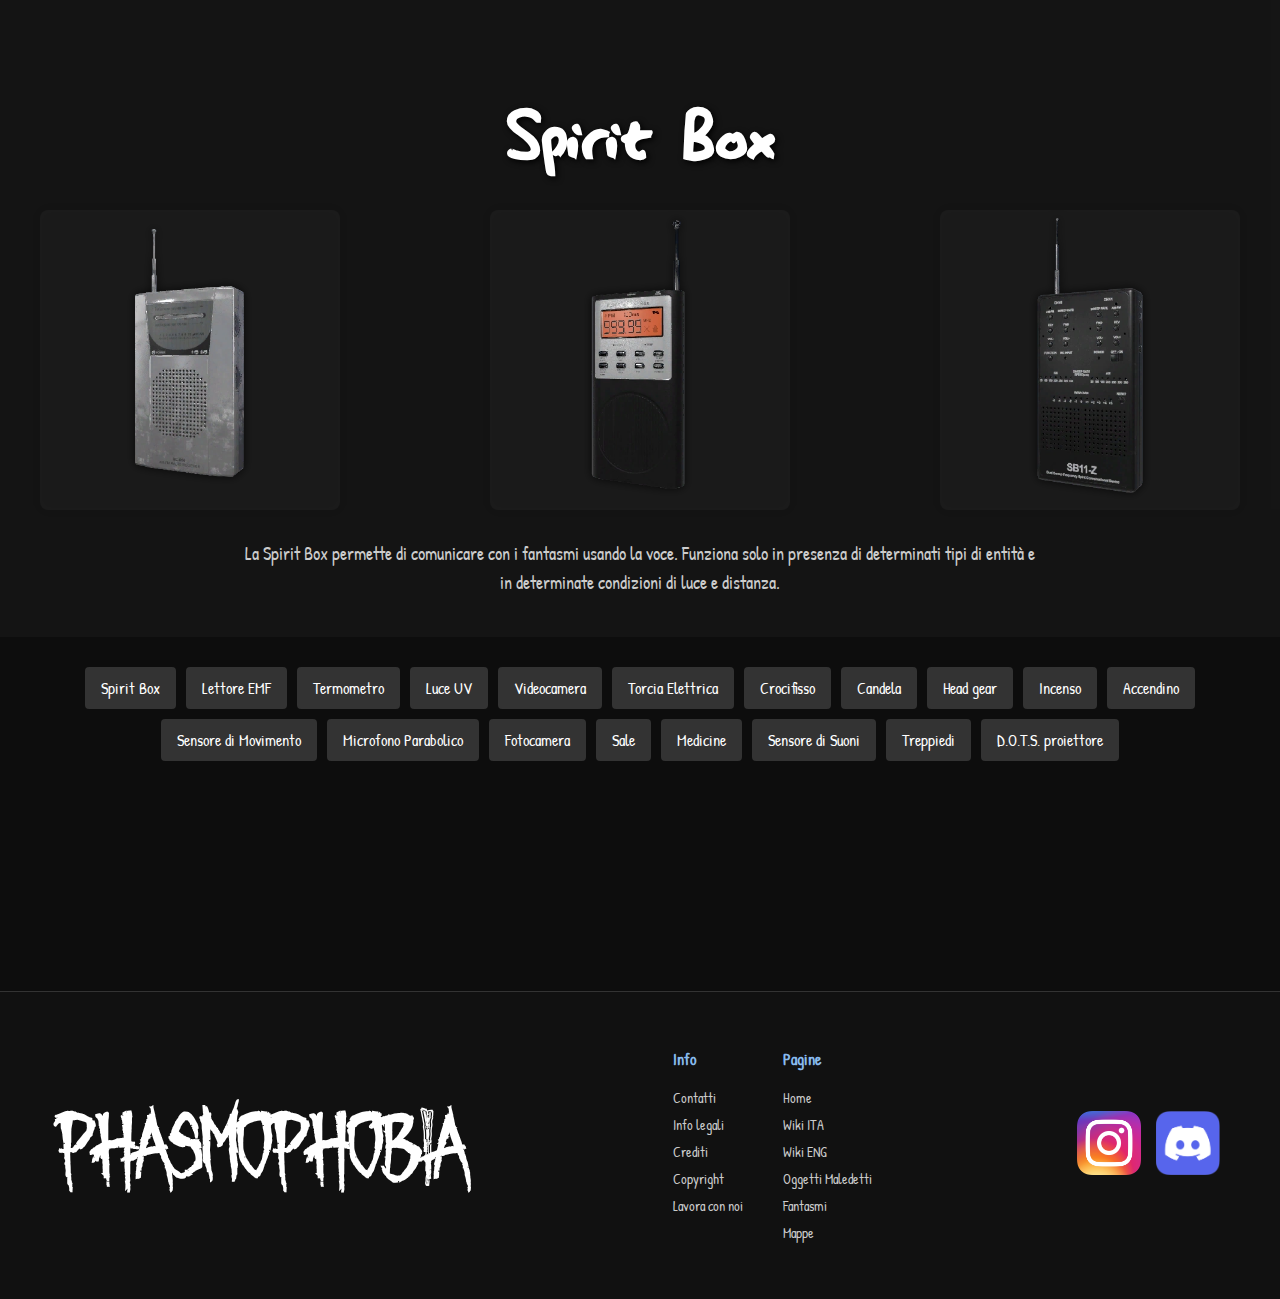
<file: FileHTML/equipaggiamento.html>
<!DOCTYPE html>
<html lang="it">
<head>
    <meta charset="UTF-8">
    <title>Equipaggiamento</title>
    <link rel="icon" href="../Immagini/Altro/favicon3.png" type="image/png">
    <link rel="stylesheet" href="../FileCSS/equipaggiamento.css">
</head>

<body>
    <input type="radio" name="equip" id="eq1" checked>
    <input type="radio" name="equip" id="eq2">
    <input type="radio" name="equip" id="eq3">
    <input type="radio" name="equip" id="eq4">
    <input type="radio" name="equip" id="eq5">
    <input type="radio" name="equip" id="eq6">
    <input type="radio" name="equip" id="eq7">
    <input type="radio" name="equip" id="eq8">
    <input type="radio" name="equip" id="eq9">
    <input type="radio" name="equip" id="eq10">
    <input type="radio" name="equip" id="eq11">
    <input type="radio" name="equip" id="eq12">
    <input type="radio" name="equip" id="eq13">
    <input type="radio" name="equip" id="eq14">
    <input type="radio" name="equip" id="eq15">
    <input type="radio" name="equip" id="eq16">
    <input type="radio" name="equip" id="eq17">
    <input type="radio" name="equip" id="eq18">
    <input type="radio" name="equip" id="eq19">
    <input type="radio" name="equip" id="eq20">

<main> 
  <!-- CONTENITORE -->
  <div class="carousel-container">
    <div class="equipment-card eq1">
      <h2 class="equipment-name">Spirit Box</h2>
        <div class="equipment-levels">
          <img src="../Immagini/Equipaggiamento/spirit_box_1.webp" alt="Spirit Box Livello 1">
          <img src="../Immagini/Equipaggiamento/spirit_box_2.webp" alt="Spirit Box Livello 2">
          <img src="../Immagini/Equipaggiamento/spirit_box_3.webp" alt="Spirit Box Livello 3">
        </div>
        <p class="equipment-description">
        La Spirit Box permette di comunicare con i fantasmi usando la voce. Funziona solo in presenza di determinati tipi di entità e in determinate condizioni di luce e distanza.
        </p>
      </div>
    </div>

 
    <div class="equipment-card eq2">
      <h2 class="equipment-name">Lettore EMF</h2>
        <div class="equipment-levels">
          <img src="../Immagini/Equipaggiamento/lettore_emf_1.webp" alt="Lettore EMF Livello 1">
          <img src="../Immagini/Equipaggiamento/lettore_emf_2.webp" alt="Lettore EMF Livello 2">
          <img src="../Immagini/Equipaggiamento/lettore_emf_3.webp" alt="Lettore EMF Livello 3">
        </div>
        <p class="equipment-description">
        Il Lettore EMF è un pezzo acquistabile di attrezzatura usato per leggere la forza di campi elettromagnetici nell'ambiente vicino.
        </p>
      </div>
    </div>

 
    <div class="equipment-card eq3">
      <h2 class="equipment-name">Termometro</h2>
        <div class="equipment-levels">
          <img src="../Immagini/Equipaggiamento/termometro_1.webp" alt="Termometro Livello 1">
          <img src="../Immagini/Equipaggiamento/termometro_2.webp" alt="Termometro Livello 2">
          <img src="../Immagini/Equipaggiamento/termometro_3.webp" alt="Termometro Livello 3">
        </div>
        <p class="equipment-description">
        La Spirit Box permette di comunicare con i fantasmi usando la voce. Funziona solo in presenza di determinati tipi di entità e in determinate condizioni di luce e distanza.
        </p>
      </div>
    </div>

    <div class="equipment-card eq4">
      <h2 class="equipment-name">Luce UV</h2>
        <div class="equipment-levels">
          <img src="../Immagini/Equipaggiamento/luce_uv_1.webp" alt="Luce UV Livello 1">
          <img src="../Immagini/Equipaggiamento/luce_uv_2.webp" alt="Luce UV Livello 2">
          <img src="../Immagini/Equipaggiamento/luce_uv_3.webp" alt="Luce UV Livello 3">
        </div>
        <p class="equipment-description">
        La Luce UV è utilizzata per rilevare l'Ultravioletto, quindi prove come impronte digitali e impronte.        </p>
      </div>
    </div>

   
    <div class="equipment-card eq5">
      <h2 class="equipment-name">Videocamera</h2>
        <div class="equipment-levels">
          <img src="../Immagini/Equipaggiamento/video_camera_1.webp" alt="Videocamera Livello 1">
          <img src="../Immagini/Equipaggiamento/video_camera_2.webp" alt="Videocamera Livello 2">
          <img src="../Immagini/Equipaggiamento/video_camera_3.webp" alt="Videocamera Livello 3">
        </div>
        <p class="equipment-description">
        La videocamera crea un feed video, che viene trasmesso al camion computer. Utilizzato per rilevare Orbi fantasma.
        </p>
      </div>
    </div>

     
    <div class="equipment-card eq6">
      <h2 class="equipment-name">Torcia Elettrica</h2>
        <div class="equipment-levels">
          <img src="../Immagini/Equipaggiamento/torcia_elettrica_1.webp" alt="Torcia Elettrica Livello 1">
          <img src="../Immagini/Equipaggiamento/torcia_elettrica_2.webp" alt="Torcia Elettrica  Livello 2">
          <img src="../Immagini/Equipaggiamento/torcia_elettrica_3.webp" alt="Torcia Elettrica  Livello 3">
        </div>
        <p class="equipment-description">
        La torcia Elettrica fornisce una fonte di luce di base.        </p>
      </div>
    </div>

 
    <div class="equipment-card eq7">
      <h2 class="equipment-name">Crocifisso</h2>
        <div class="equipment-levels">
          <img src="../Immagini/Equipaggiamento/crocifisso_1.webp" alt="Crocifisso Livello 1">
          <img src="../Immagini/Equipaggiamento/crocifisso_2.webp" alt="Crocifisso Livello 2">
          <img src="../Immagini/Equipaggiamento/crocifisso_3.webp" alt="Crocifisso Livello 3">
        </div>
        <p class="equipment-description">
        Il crocifisso impedisce ai fantasmi di cacciare in un certo raggio.        </p>
      </div>
    </div>

     
    <div class="equipment-card eq8">
      <h2 class="equipment-name">Candela</h2>
        <div class="equipment-levels">
          <img src="../Immagini/Equipaggiamento/candela_1.webp" alt="Candela Livello 1">
          <img src="../Immagini/Equipaggiamento/candela_2.webp" alt="Candela Livello 2">
          <img src="../Immagini/Equipaggiamento/candela_3.webp" alt="Candela Livello 3">
        </div>
        <p class="equipment-description">
        La candela È una sorgente luminosa dispiegabile che può essere accesa utilizzando una sorgente di fuoco come un accendino o un'altra candela.        </p>
      </div>
    </div>

    <div class="equipment-card eq9">
      <h2 class="equipment-name">Head Gear</h2>
        <div class="equipment-levels">
          <img src="../Immagini/Equipaggiamento/head_gear_1.webp" alt="Head Gear Livello 1">
          <img src="../Immagini/Equipaggiamento/head_gear_2.webp" alt="Head Gear Livello 2">
          <img src="../Immagini/Equipaggiamento/head_gear_3.webp" alt="Head Gear Livello 3">
        </div>
        <p class="equipment-description">
        L Head gear può essere equipaggiato sulla testa di un giocatore. Fornirà un feed video al computer. Può essere utilizzato per rilevare Orbi fantasma.        </p>
      </div>
    </div>

    <div class="equipment-card eq10">
      <h2 class="equipment-name">Incenso</h2>
        <div class="equipment-levels">
          <img src="../Immagini/Equipaggiamento/incenso_3.webp" alt="Incenso Livello 1">
          <img src="../Immagini/Equipaggiamento/incenso_2.webp" alt="Incenso Livello 2">
          <img src="../Immagini/Equipaggiamento/incenso_1.webp" alt="Incenso Livello 3">
        </div>
        <p class="equipment-description">
        L'incenso Utilizzato per impedire a un fantasma di cacciare per un breve periodo di tempo. può essere utilizzato anche durante una caccia per accecare temporaneamente il fantasma.'      </div>
    </div>

    <div class="equipment-card eq11">
      <h2 class="equipment-name">Accendino</h2>
        <div class="equipment-levels">
          <img src="../Immagini/Equipaggiamento/accendino_1.webp" alt="Accendino Livello 1">
          <img src="../Immagini/Equipaggiamento/accendino_2.webp" alt="Accendino Livello 2">
          <img src="../Immagini/Equipaggiamento/accendino_3.webp" alt="Accendino Livello 3">
        </div>
        <p class="equipment-description">
        L'accensido è un oggetto utilizzato per illuminare incenso, alcali, cerchi evocatori, e fuochi da campo. Emette una piccola quantità di luce quando viene attivato e tenuto dal giocatore.      </div>
    </div>

    <div class="equipment-card eq12">
      <h2 class="equipment-name">Sensore di Movimento</h2>
        <div class="equipment-levels">
          <img src="../Immagini/Equipaggiamento/movimento_1.webp" alt="Sensore di Movimento Livello 1">
          <img src="../Immagini/Equipaggiamento/movimento_2.webp" alt="Sensore di Movimento Livello 2">
          <img src="../Immagini/Equipaggiamento/movimento_3.webp" alt="Sensore di Movimento Livello 3">
        </div>
        <p class="equipment-description">
        Il sensore di movimento si spegne quando un fantasma o un giocatore lo passa, facendo lampeggiare una piccola luce. Viene inoltre fornito un segnale al Camion.        </p>
      </div>
    </div>

    <div class="equipment-card eq13">
      <h2 class="equipment-name">Microfono Parabolico</h2>
        <div class="equipment-levels">
          <img src="../Immagini/Equipaggiamento/microfono_1.webp" alt="Microfono Parabolico Livello 1">
          <img src="../Immagini/Equipaggiamento/microfono_2.webp" alt="Microfono Parabolico Livello 2">
          <img src="../Immagini/Equipaggiamento/microfono_3.webp" alt="Microfono Parabolico Livello 3">
        </div>
        <p class="equipment-description">
        Il microfono parabolico è utilizzato per ascoltare suoni paranormali in una vasta gamma.        </p>
      </div>
    </div>

    <div class="equipment-card eq14">
      <h2 class="equipment-name">Fotocamera</h2>
        <div class="equipment-levels">
          <img src="../Immagini/Equipaggiamento/fotocamera_1.webp" alt="Fotocamera Livello 1">
          <img src="../Immagini/Equipaggiamento/fotocamera_2.webp" alt="Fotocamera Livello 2">
          <img src="../Immagini/Equipaggiamento/fotocamera_3.webp" alt="Fotocamera Livello 3">
        </div>
        <p class="equipment-description">
        La fotocamera viene utilizzata per scattare foto di varie interazioni fantasma per un profitto aggiuntivo.        </p>
      </div>
    </div>

    <div class="equipment-card eq15">
      <h2 class="equipment-name">Sale</h2>
        <div class="equipment-levels">
          <img src="../Immagini/Equipaggiamento/sale_1.webp" alt="Sale Livello 1">
          <img src="../Immagini/Equipaggiamento/sale_2.webp" alt="Sale Livello 2">
          <img src="../Immagini/Equipaggiamento/sale_3.webp" alt="Sale Livello 3">
        </div>
        <p class="equipment-description">
        Il sale puo essere posizionato e i fastasmi possono interagirci lasciando delle tracce.        </p>
      </div>
    </div>

    <div class="equipment-card eq16">
      <h2 class="equipment-name">Medicine</h2>
        <div class="equipment-levels">
          <img src="../Immagini/Equipaggiamento/san_med_1.webp" alt="Medicine Livello 1">
          <img src="../Immagini/Equipaggiamento/san_med_2.webp" alt="Medicine Livello 2">
          <img src="../Immagini/Equipaggiamento/san_med_3.webp" alt="Medicine Livello 3">
        </div>
        <p class="equipment-description">
        Le medicine per la sanità servono al giocatore per abbassare il suo livello di sanità        </p>
      </div>
    </div>

    <div class="equipment-card eq17">
      <h2 class="equipment-name">Sensore di Suoni</h2>
        <div class="equipment-levels">
          <img src="../Immagini/Equipaggiamento/suoni_1.webp" alt="Sensore di Suoni Livello 1">
          <img src="../Immagini/Equipaggiamento/suoni_2.webp" alt="Sensore di Suoni Livello 2">
          <img src="../Immagini/Equipaggiamento/suoni_3.webp" alt="Sensore di Suoni Livello 3">
        </div>
        <p class="equipment-description">
        Rileva suoni quasi non udibili in un'area e trasmette i dati al camion.        </p>
      </div>
    </div>

    <div class="equipment-card eq18">
      <h2 class="equipment-name">Treppiedi</h2>
        <div class="equipment-levels">
          <img src="../Immagini/Equipaggiamento/treppiedi_1.webp" alt="Treppiedi Livello 1">
          <img src="../Immagini/Equipaggiamento/treppiedi_2.webp" alt="Treppiedi Livello 2">
          <img src="../Immagini/Equipaggiamento/treppiedi_3.webp" alt="Treppiedi Livello 3">
        </div>
        <p class="equipment-description">
        Utilizzato come supporto per Videocamere. Abbassa la possibilità per il fantasma di lanciare una videocamera.        </p>
      </div>
    </div>

    <div class="equipment-card eq19">
      <h2 class="equipment-name">Puntatore D.O.T.S.</h2>
        <div class="equipment-levels">
          <img src="../Immagini/Equipaggiamento/dots_1.webp" alt="D.O.T.S. proiettore Livello 1">
          <img src="../Immagini/Equipaggiamento/dots_2.webp" alt="D.O.T.S. proiettore Livello 2">
          <img src="../Immagini/Equipaggiamento/dots_3.webp" alt="D.O.T.S. proiettore Livello 3">
        </div>
        <p class="equipment-description">
        Il proiettore DOTS crea un campo di luci verdi quando viene posizionato. Utilizzato per rilevare Prove del proiettore DOTS.        </p>
      </div>
    </div>

  <!-- BOTTONI DI NAVIGAZIONE -->
  <div class="nav-buttons">
    <label for="eq1">Spirit Box</label>
    <label for="eq2">Lettore EMF</label>
    <label for="eq3">Termometro</label>
    <label for="eq4">Luce UV</label>
    <label for="eq5">Videocamera</label>
    <label for="eq6">Torcia Elettrica</label>
    <label for="eq7">Crocifisso</label>
    <label for="eq8">Candela</label>
    <label for="eq9">Head gear</label>
    <label for="eq10">Incenso</label>
    <label for="eq11">Accendino</label>
    <label for="eq12">Sensore di Movimento</label>
    <label for="eq13">Microfono Parabolico</label>
    <label for="eq14">Fotocamera</label>
    <label for="eq15">Sale</label>
    <label for="eq16">Medicine</label>
    <label for="eq17">Sensore di Suoni</label>
    <label for="eq18">Treppiedi</label>
    <label for="eq19">D.O.T.S. proiettore</label>
  </div>
</main>  

<footer class="footer">
    <div class="footer-left">
        <h2>PHASMOPHOBIA</h2>
    </div>
    
    <div class="footer-center">
        <div class="footer-col">
        <h3>Info</h3>
        <ul>
            <li><a href="#">Contatti</a></li>
            <li><a href="#">Info legali</a></li>
            <li><a href="#">Crediti</a></li>
            <li><a href="#">Copyright</a></li>
            <li><a href="#">Lavora con noi</a></li>
        </ul>
        </div>
        <div class="footer-col">
        <h3>Pagine</h3>
        <ul>
            <li><a href="../index.html">Home</a></li>
            <li><a href="https://phasmophobia.fandom.com/it/wiki/Phasmophobia_Italian_Wiki">Wiki ITA</a></li>
            <li><a href="https://phasmophobia.fandom.com/wiki/Main_Page">Wiki ENG</a></li>
            <li><a href="../FileHTML/oggetti-maledetti.html">Oggetti Maledetti</a></li>
            <li><a href="../FileHTML/fantasmi.html">Fantasmi</a></li>
            <li><a href="../FileHTML/mappe.html">Mappe</a></li>
            
        </ul>
        </div>
    </div>
    
    <div class="footer-right">
        <a href="https://www.instagram.com/playphasmo/" target="_blank">
        <img src="../Immagini/Loghi/instagram.png" alt="Instagram">
        </a>
        <a href="https://discord.com/invite/phasmophobia" target="_blank">
        <img src="../Immagini/Loghi/discord.png" alt="Discord">
        </a>
    </div>
</footer> 
</body>
</file>
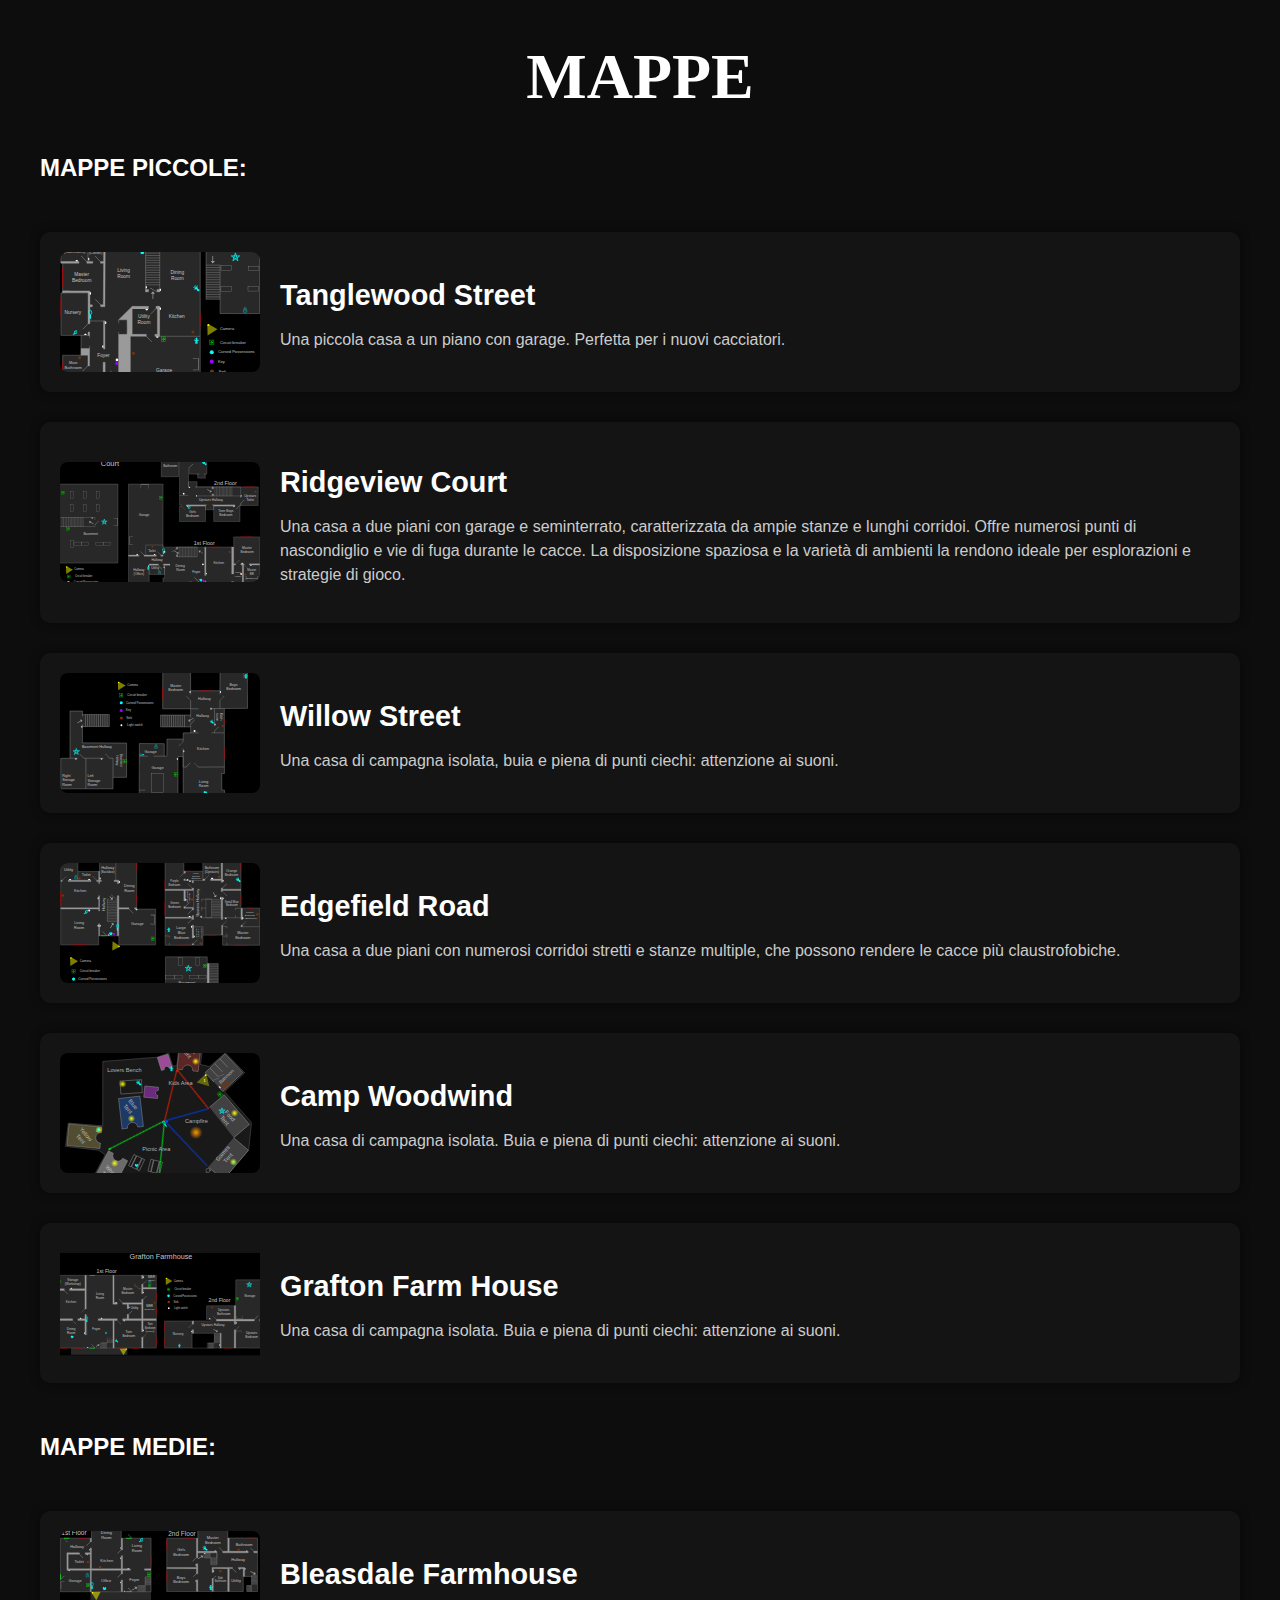
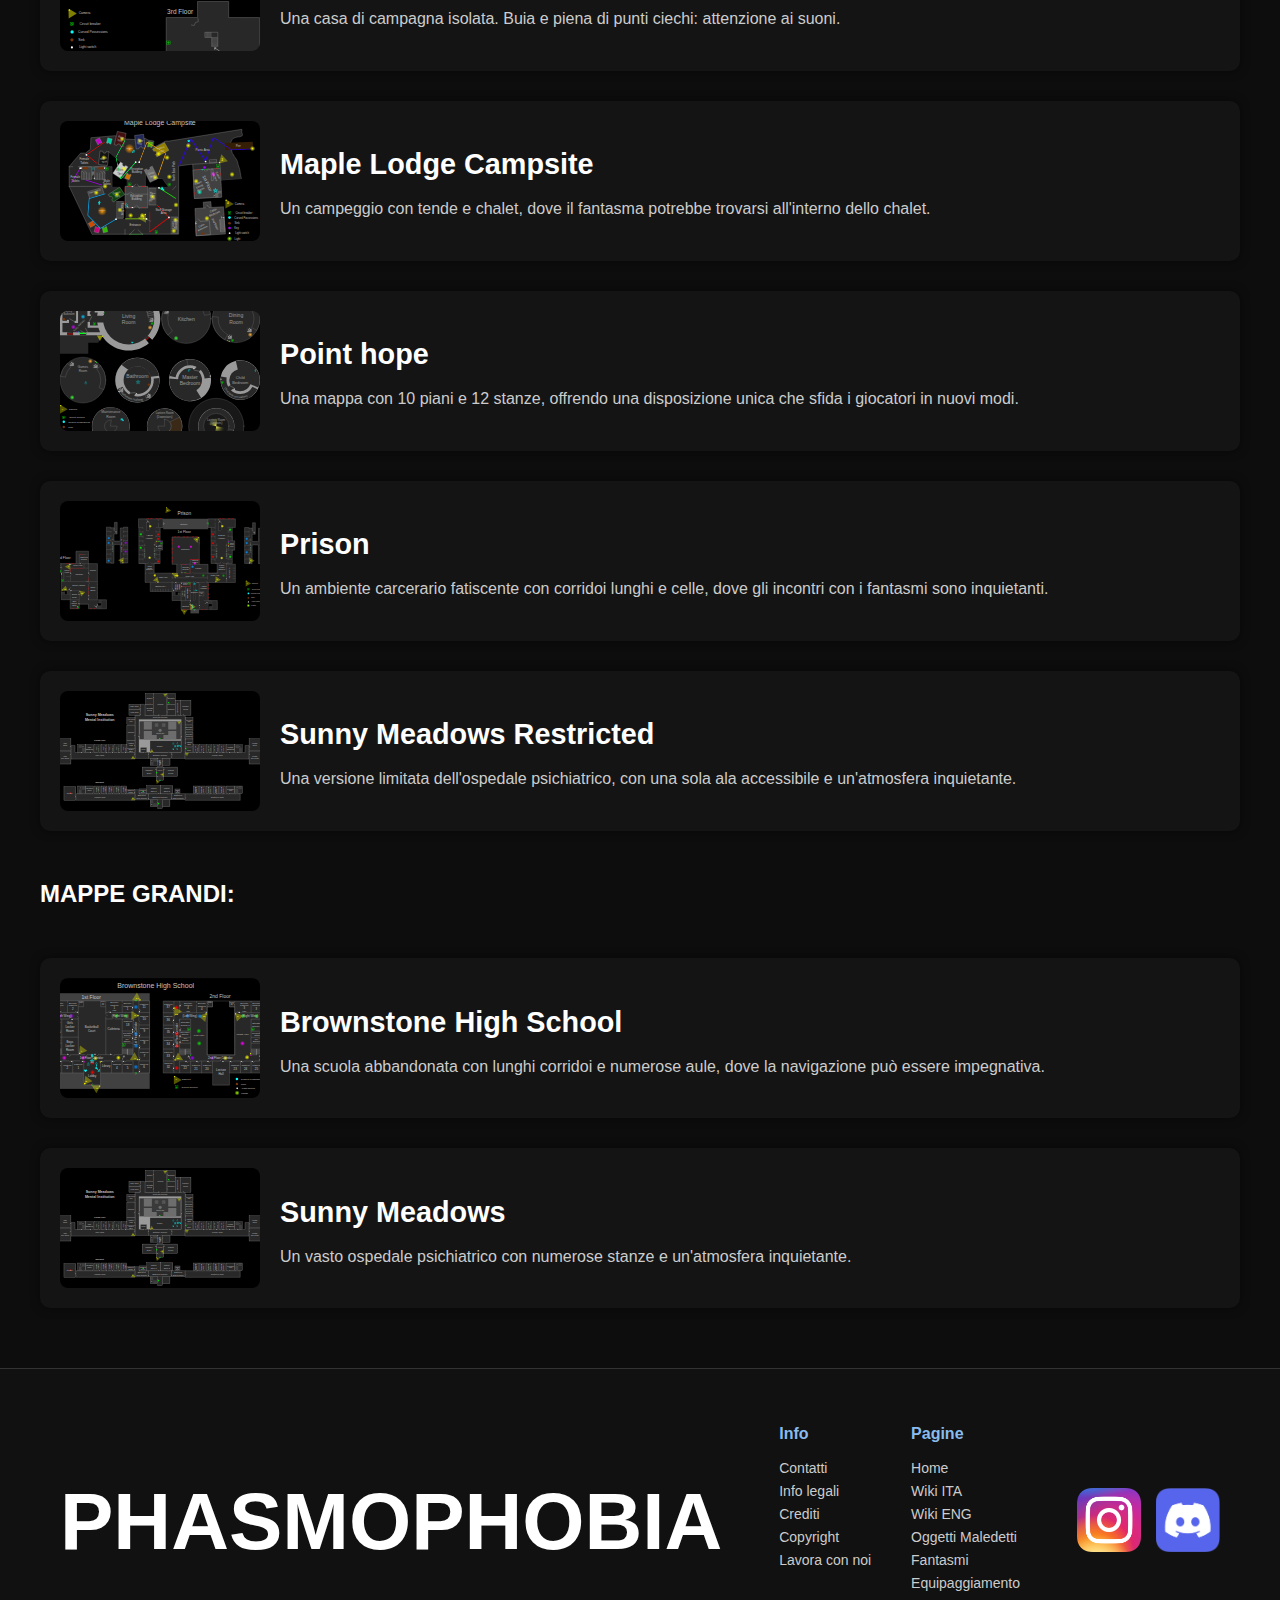
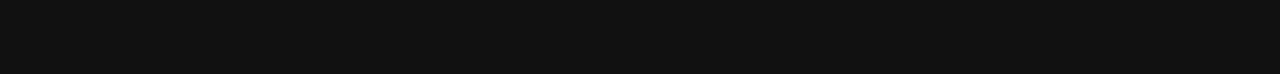
<file: FileHTML/mappe.html>
<!DOCTYPE html>
<html lang="it">
<head>
  <meta charset="UTF-8">
  <title>Mappe - Phasmophobia</title>
  <link rel="icon" href="../Immagini/Altro/favicon5.png" type="image/png">
  <link rel="stylesheet" href="../FileCSS/mappe.css">
</head>
<body>

  <main class="mappe-container">
    <h1 class="page-title">MAPPE</h1>

    <section class="mappe-list">

        <h2>MAPPE PICCOLE: </h2>

      <div class="mappa-card">
        <img src="../Immagini/Mappe/6-tanglewood-drive.svg" alt="Tanglewood" class="mappa-img">
        <div class="mappa-info">
          <h2>Tanglewood Street</h2>
          <p>Una piccola casa a un piano con garage. Perfetta per i nuovi cacciatori.</p>
        </div>
      </div>

      <div class="mappa-card">
        <img src="../Immagini/Mappe/10-ridgeview-court.svg" alt="Bleasdale" class="mappa-img">
        <div class="mappa-info">
          <h2>Ridgeview Court</h2>
          <p>Una casa a due piani con garage e seminterrato, caratterizzata da ampie stanze e lunghi corridoi. Offre numerosi punti di nascondiglio e vie di fuga durante le cacce. La disposizione spaziosa e la varietà di ambienti la rendono ideale per esplorazioni e strategie di gioco.
            </p>
        </div>
      </div>

      <div class="mappa-card">
        <img src="../Immagini/Mappe/13-willow-street.svg" alt="Bleasdale" class="mappa-img">
        <div class="mappa-info">
          <h2>Willow Street</h2>
            <p>Una casa di campagna isolata, buia e piena di punti ciechi: attenzione ai suoni.</p>
        </div>
      </div>

      <div class="mappa-card">
        <img src="../Immagini/Mappe/42-edgefield-road.svg" alt="Bleasdale" class="mappa-img">
        <div class="mappa-info">
          <h2>Edgefield Road</h2>
            <p>Una casa a due piani con numerosi corridoi stretti e stanze multiple, che possono rendere le cacce più claustrofobiche.</p>
        </div>
      </div>

      <div class="mappa-card">
        <img src="../Immagini/Mappe/camp-woodwind.svg" alt="Bleasdale" class="mappa-img">
        <div class="mappa-info">
          <h2>Camp Woodwind</h2>
          <p>Una casa di campagna isolata. Buia e piena di punti ciechi: attenzione ai suoni.</p>
        </div>
      </div>

      <div class="mappa-card">
        <img src="../Immagini/Mappe/grafton-farmhouse.svg" alt="Bleasdale" class="mappa-img">
        <div class="mappa-info">
          <h2>Grafton Farm House</h2>
          <p>Una casa di campagna isolata. Buia e piena di punti ciechi: attenzione ai suoni.</p>
        </div>
      </div>

      <h2>MAPPE MEDIE: </h2>

      <div class="mappa-card">
        <img src="../Immagini/Mappe/bleasdale-farmhouse.svg" alt="Bleasdale" class="mappa-img">
        <div class="mappa-info">
          <h2>Bleasdale Farmhouse</h2>
          <p>Una casa di campagna isolata. Buia e piena di punti ciechi: attenzione ai suoni.</p>
        </div>
      </div>

      <div class="mappa-card">
        <img src="../Immagini/Mappe/maple-lodge-campsite.svg" alt="Bleasdale" class="mappa-img">
        <div class="mappa-info">
          <h2>Maple Lodge Campsite</h2>
          <p>Un campeggio con tende e chalet, dove il fantasma potrebbe trovarsi all'interno dello chalet.</p>
        </div>
      </div>

      <div class="mappa-card">
        <img src="../Immagini/Mappe/point-hope.svg" alt="Bleasdale" class="mappa-img">
        <div class="mappa-info">
          <h2>Point hope</h2>
          <p>Una mappa con 10 piani e 12 stanze, offrendo una disposizione unica che sfida i giocatori in nuovi modi.</p>
        </div>
      </div>

      <div class="mappa-card">
        <img src="../Immagini/Mappe/prison.svg" alt="Bleasdale" class="mappa-img">
        <div class="mappa-info">
          <h2>Prison</h2>
          <p>Un ambiente carcerario fatiscente con corridoi lunghi e celle, dove gli incontri con i fantasmi sono inquietanti.</p>
        </div>
      </div>

      <div class="mappa-card">
        <img src="../Immagini/Mappe/sunny-meadows-mental-institution.svg" alt="Bleasdale" class="mappa-img">
        <div class="mappa-info">
          <h2>Sunny Meadows Restricted</h2>
          <p>Una versione limitata dell'ospedale psichiatrico, con una sola ala accessibile e un'atmosfera inquietante.</p>
        </div>
      </div>

      <h2>MAPPE GRANDI: </h2>

      <div class="mappa-card">
        <img src="../Immagini/Mappe/brownstone-high-school.svg" alt="Bleasdale" class="mappa-img">
        <div class="mappa-info">
          <h2>Brownstone High School</h2>
          <p>Una scuola abbandonata con lunghi corridoi e numerose aule, dove la navigazione può essere impegnativa.</p>
        </div>
      </div>

      <div class="mappa-card">
        <img src="../Immagini/Mappe/sunny-meadows-mental-institution.svg" alt="Bleasdale" class="mappa-img">
        <div class="mappa-info">
          <h2>Sunny Meadows</h2>
          <p>Un vasto ospedale psichiatrico con numerose stanze e un'atmosfera inquietante.</p>
        </div>
      </div>

      <!-- Aggiungi altre mappe qui -->

    </section>
  </main>

  <footer class="footer">
    <div class="footer-left">
        <h2>PHASMOPHOBIA</h2>
    </div>
    
    <div class="footer-center">
        <div class="footer-col">
        <h3>Info</h3>
        <ul>
            <li><a href="#">Contatti</a></li>
            <li><a href="#">Info legali</a></li>
            <li><a href="#">Crediti</a></li>
            <li><a href="#">Copyright</a></li>
            <li><a href="#">Lavora con noi</a></li>
        </ul>
        </div>
        <div class="footer-col">
        <h3>Pagine</h3>
        <ul>
            <li><a href="../index.html">Home</a></li>
            <li><a href="https://phasmophobia.fandom.com/it/wiki/Phasmophobia_Italian_Wiki">Wiki ITA</a></li>
            <li><a href="https://phasmophobia.fandom.com/wiki/Main_Page">Wiki ENG</a></li>
            <li><a href="../FileHTML/oggetti-maledetti.html">Oggetti Maledetti</a></li>
            <li><a href="../FileHTML/fantasmi.html">Fantasmi</a></li>
            <li><a href="../FileHTML/equipaggiamento.html">Equipaggiamento</a></li>
            
        </ul>
        </div>
    </div>
    
    <div class="footer-right">
        <a href="https://www.instagram.com/playphasmo/" target="_blank">
        <img src="../Immagini/Loghi/instagram.png" alt="Instagram">
        </a>
        <a href="https://discord.com/invite/phasmophobia" target="_blank">
        <img src="../Immagini/Loghi/discord.png" alt="Discord">
        </a>
    </div>
</footer> 

</body>
</html>
</file>
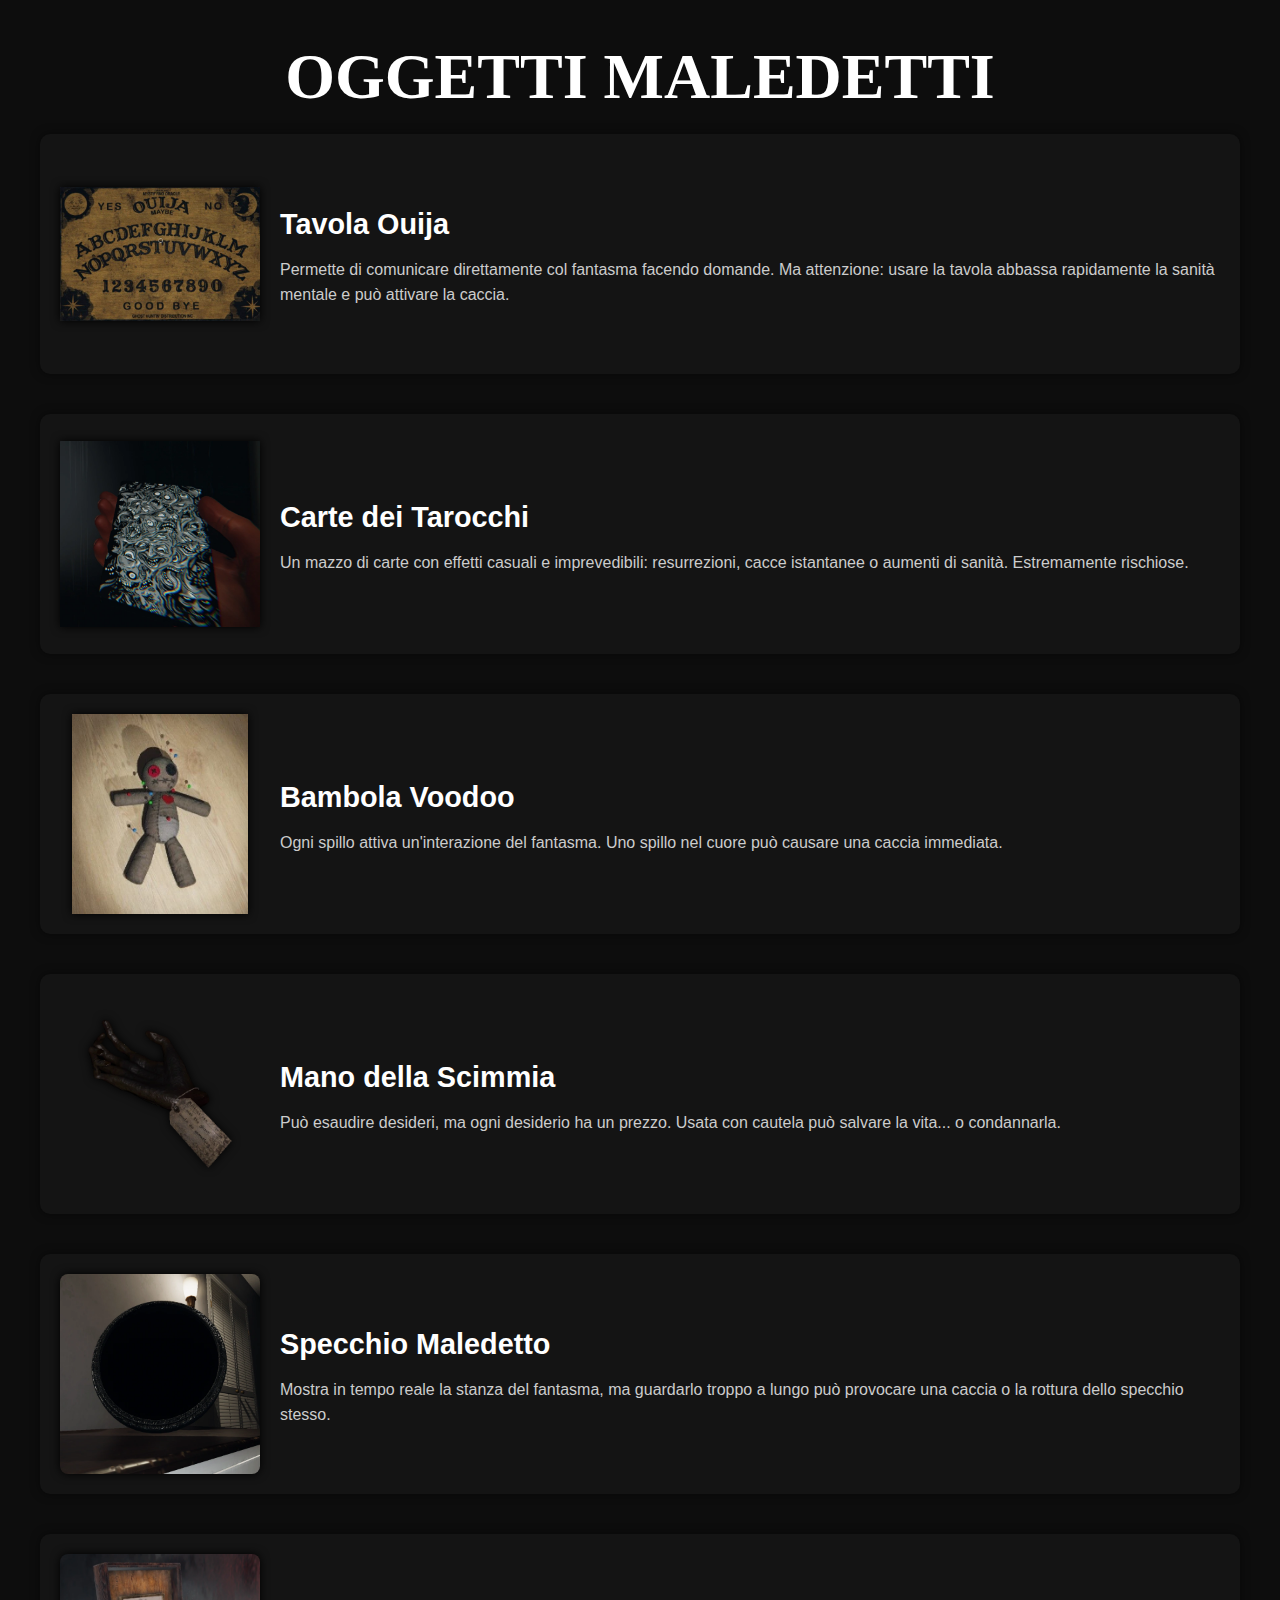
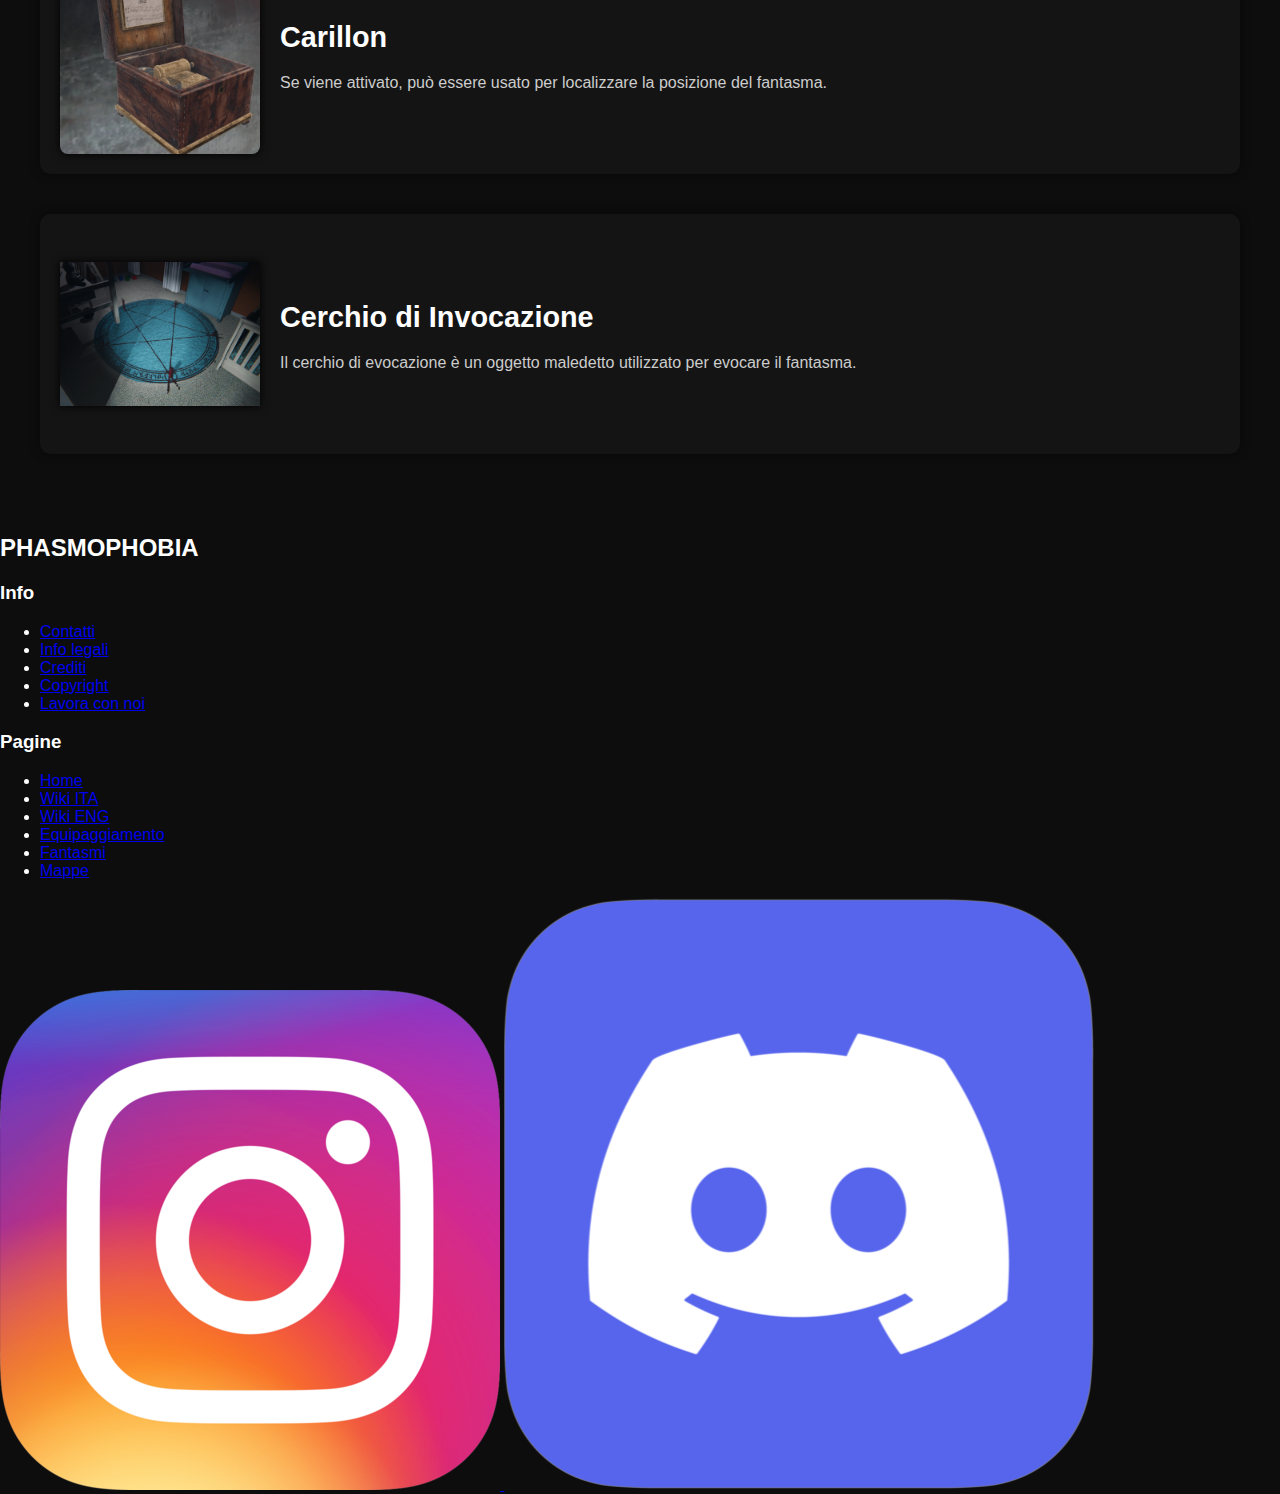
<file: FileHTML/oggetti-maledetti.html>
<!DOCTYPE html>
<html lang="it">
<head>
  <meta charset="UTF-8">
  <title>Oggetti Maledetti - Phasmophobia</title>
  <link rel="icon" href="../Immagini/Altro/favicon6.png" type="image/png">
  <link rel="stylesheet" href="../FileCSS/oggetti-maledetti.css">
</head>
<body>

<main class="cursed-container">
  <h1 class="page-title">OGGETTI MALEDETTI</h1>

  <section class="cursed-list">

    <div class="cursed-card">
      <img src="../Immagini/ogg maledetti/ouija.webp" alt="Tavola Ouija" class="cursed-img">
      <div class="cursed-info">
        <h2>Tavola Ouija</h2>
        <p>Permette di comunicare direttamente col fantasma facendo domande. Ma attenzione: usare la tavola abbassa rapidamente la sanità mentale e può attivare la caccia.</p>
      </div>
    </div>

    <div class="cursed-card">
      <img src="../Immagini/ogg maledetti/tarocchi.webp" alt="Carte dei Tarocchi" class="cursed-img">
      <div class="cursed-info">
        <h2>Carte dei Tarocchi</h2>
        <p>Un mazzo di carte con effetti casuali e imprevedibili: resurrezioni, cacce istantanee o aumenti di sanità. Estremamente rischiose.</p>
      </div>
    </div>

    <div class="cursed-card">
      <img src="../Immagini/ogg maledetti/bambola.webp" alt="Bambola Voodoo" class="cursed-img">
      <div class="cursed-info">
        <h2>Bambola Voodoo</h2>
        <p>Ogni spillo attiva un'interazione del fantasma. Uno spillo nel cuore può causare una caccia immediata.</p>
      </div>
    </div>

    <div class="cursed-card">
      <img src="../Immagini/ogg maledetti/mano.webp" alt="Mano della Scimmia" class="cursed-img">
      <div class="cursed-info">
        <h2>Mano della Scimmia</h2>
        <p>Può esaudire desideri, ma ogni desiderio ha un prezzo. Usata con cautela può salvare la vita... o condannarla.</p>
      </div>
    </div>

    <div class="cursed-card">
      <img src="../Immagini/ogg maledetti/specchio.webp" alt="Specchio Maledetto" class="cursed-img">
      <div class="cursed-info">
        <h2>Specchio Maledetto</h2>
        <p>Mostra in tempo reale la stanza del fantasma, ma guardarlo troppo a lungo può provocare una caccia o la rottura dello specchio stesso.</p>
      </div>
    </div>

    <div class="cursed-card">
      <img src="../Immagini/ogg maledetti/carillon.webp" alt="carillon" class="cursed-img">
      <div class="cursed-info">
        <h2>Carillon</h2>
        <p>Se viene attivato, può essere usato per localizzare la posizione del fantasma.</p>
      </div>
    </div>

    <div class="cursed-card">
      <img src="../Immagini/ogg maledetti/cerchio.webp" alt="Cerchio di Invocazione" class="cursed-img">
      <div class="cursed-info">
        <h2>Cerchio di Invocazione</h2>
        <p>Il cerchio di evocazione è un oggetto maledetto utilizzato per evocare il fantasma.</p>
      </div>
    </div>


  </section>
</main>

<footer class="footer">
    <div class="footer-left">
        <h2>PHASMOPHOBIA</h2>
    </div>
    
    <div class="footer-center">
        <div class="footer-col">
        <h3>Info</h3>
        <ul>
            <li><a href="#">Contatti</a></li>
            <li><a href="#">Info legali</a></li>
            <li><a href="#">Crediti</a></li>
            <li><a href="#">Copyright</a></li>
            <li><a href="#">Lavora con noi</a></li>
        </ul>
        </div>
        <div class="footer-col">
        <h3>Pagine</h3>
        <ul>
            <li><a href="../index.html">Home</a></li>
            <li><a href="https://phasmophobia.fandom.com/it/wiki/Phasmophobia_Italian_Wiki">Wiki ITA</a></li>
            <li><a href="https://phasmophobia.fandom.com/wiki/Main_Page">Wiki ENG</a></li>
            <li><a href="../FileHTML/equipaggiamento.html">Equipaggiamento</a></li>
            <li><a href="../FileHTML/fantasmi.html">Fantasmi</a></li>
            <li><a href="../FileHTML/mappe.html">Mappe</a></li>
            
        </ul>
        </div>
    </div>
    
    <div class="footer-right">
        <a href="https://www.instagram.com/playphasmo/" target="_blank">
        <img src="../Immagini/Loghi/instagram.png" alt="Instagram">
        </a>
        <a href="https://discord.com/invite/phasmophobia" target="_blank">
        <img src="../Immagini/Loghi/discord.png" alt="Discord">
        </a>
    </div>
</footer> 

</body>
</html>
</file>
<file: FileCSS/equipaggiamento.css>
@font-face {
    font-family: 'Lazy Dog';
    src: url('../Font/lazy_dog.ttf') format('truetype');
    font-weight: normal;
    font-style: normal;
}

@font-face {
    font-family: 'Patrick Hand';
    src: url('../Font/patrick_hand.ttf') format('truetype');
    font-weight: normal;
    font-style: normal;
    }

@font-face {
    font-family: 'October Crow';
    src: url('../Font/october_crow.ttf') format('truetype');
    font-weight: normal;
    font-style: normal;
}

/* Reset e stile base */
body {
  background-color: #0d0d0d;
  color: #ffffff;
  font-family: 'Patrick Hand', sans-serif;
  margin: 0;
  padding: 0;
  min-height: 100vh;
  overflow-x: hidden;
}


/* Nascondi radio buttons */
.radio-buttons input[type="radio"] {
  display: none;
}

input[type="radio"] {
    display: none;
}


/* Card per equipaggiamenti */
.equipment-card {
  display: none;
  width: 100%;
  padding: 40px;
  box-sizing: border-box;
  background-color: rgba(255, 255, 255, 0.03);
}

/* Mostra la card corrispondente al radio button selezionato */
/* Mostra la card attiva dell'equipaggiamento */
#eq1:checked ~ main .eq1,
#eq2:checked ~ main .eq2,
#eq3:checked ~ main .eq3,
#eq4:checked ~ main .eq4,
#eq5:checked ~ main .eq5,
#eq6:checked ~ main .eq6,
#eq7:checked ~ main .eq7,
#eq8:checked ~ main .eq8,
#eq9:checked ~ main .eq9,
#eq10:checked ~ main .eq10,
#eq11:checked ~ main .eq11,
#eq12:checked ~ main .eq12,
#eq13:checked ~ main .eq13,
#eq14:checked ~ main .eq14,
#eq15:checked ~ main .eq15,
#eq16:checked ~ main .eq16,
#eq17:checked ~ main .eq17,
#eq18:checked ~ main .eq18,
#eq19:checked ~ main .eq19,
#eq20:checked ~ main .eq20 {
  display: block;
}



/* Stile del nome dell equipaggiamento */
.equipment-name {
  font-family: 'Lazy Dog', cursive;
  font-size: 6vw;
  color: white;
  text-align: center;
  margin-bottom: 30px;
  text-shadow: 2px 2px 6px black;
}

.equipment-levels {
  display: flex;
  justify-content: space-between; 
  gap: 30px;
  margin-bottom: 30px;
  flex-wrap: wrap;
}

.equipment-levels img {
  flex: 1 1 30%;
  max-width: 25%;
  height: auto;
  object-fit: contain;
  filter: drop-shadow(0 0 5px black);
  border-radius: 8px;
  background-color: rgba(255, 255, 255, 0.03);
}


.equipment-description {
  font-size: 18px;
  line-height: 1.6;
  color: #ccc;
  text-align: center;
  max-width: 800px;
  margin: 0 auto;
}

/* Bottoni di navigazione */

.nav-buttons {
  display: flex;
  flex-wrap: wrap;
  justify-content: center;
  gap: 10px;
  margin: 20px auto;
  max-width: 90%;
  padding: 10px;
  }

  .nav-buttons label {
  padding: 10px 16px;
  background: #333;
  color: white;
  border-radius: 4px;
  cursor: pointer;
  font-size: 16px;
  transition: 0.3s ease;
  white-space: nowrap;
  }

  .nav-buttons label:hover {
  background: #555;
  }

/* FOOTER */
.footer {
  background-color: #111;
  color: #ccc;
  display: flex;
  justify-content: space-between;
  padding: 40px 60px;
  flex-wrap: wrap;
  border-top: 1px solid #333;
}

.footer-left h2 {
  font-family: 'October Crow', sans-serif;
  font-size: 500%;
  color: #fff;
}

.footer-center {
  display: flex;
  gap: 40px;
  flex-wrap: wrap;
}

.footer-col h3 {
  font-size: 16px;
  margin-bottom: 10px;
  color: #8be;
}

.footer-col ul {
  list-style: none;
  padding: 0;
}

.footer-col ul li {
  margin: 5px 0;
}

.footer-col ul li a {
  color: #ccc;
  text-decoration: none;
  font-size: 14px;
}

.footer-col ul li a:hover {
  color: #fff;
  text-shadow: 0 0 5px #8be;
}

.footer-right {
  display: flex;
  gap: 15px;
  align-items: center;
}

.footer-right img {
  width: 64px;
  height: 64px;
  transition: transform 0.3s ease;
}

.footer-right img:hover {
  transform: scale(1.1);
}

/* Responsive */
@media (max-width: 768px) {
  
  .equipment-levels img {
    flex: 1 1 100%;
    max-width: 25%;
    margin: 0 auto;
  }
  
  .footer {
  flex-direction: column;
  align-items: center;
  text-align: center;
  padding: 30px 20px;
  }

  .footer-center {
  flex-direction: column;
  align-items: center;
  gap: 20px;
  margin: 20px 0;
  }

  .footer-right {
  margin-top: 20px;
  }
}


main {
  padding-bottom: 200px;
  z-index: 0;
  position: relative;
}
</file>
<file: FileCSS/mappe.css>
body {
    background-color: #0d0d0d;
    color: #ffffff;
    font-family: 'Patrick Hand', sans-serif;
    margin: 0;
    padding: 0;
}

.page-title {
    text-align: center;
    font-size: 4rem;
    margin: 40px 0 20px;
    font-family: 'Lazy Dog', cursive;
}

.mappe-container {
    max-width: 1200px;
    margin: 0 auto;
    padding: 0 20px 60px;
}

.mappe-list {
    display: flex;
    flex-direction: column;
    gap: 30px;
}

.mappa-card {
    display: flex;
    gap: 20px;
    background-color: rgba(255, 255, 255, 0.03);
    padding: 20px;
    border-radius: 10px;
    align-items: center;
    box-shadow: 0 0 10px rgba(0,0,0,0.5);
}

.mappa-img {
    width: 200px;
    height: 120px;
    object-fit: cover;
    border-radius: 8px;
    flex-shrink: 0;
}

.mappa-info h2 {
    font-size: 1.8rem;
    margin-bottom: 8px;
    font-family: 'October Crow', sans-serif;
}

.mappa-info p {
    font-size: 1rem;
    color: #ccc;
    line-height: 1.5;
}

@media (max-width: 768px) {
.mappa-card {
    flex-direction: column;
    text-align: center;
}

.mappa-img {
    width: 100%;
    height: auto;
    }

.footer {
    flex-direction: column;
    align-items: center;
    text-align: center;
    padding: 30px 20px;
}

.footer-center {
    flex-direction: column;
    align-items: center;
    gap: 20px;
    margin: 20px 0;
}

.footer-right {
    margin-top: 20px;
}
}



/* FOOTER */

.footer {
    background-color: #111;
    color: #ccc;
    display: flex;
    justify-content: space-between;
    padding: 40px 60px;
    flex-wrap: wrap;
    border-top: 1px solid #333;
}

.footer-left h2 {
    font-family: 'October Crow', sans-serif;
    font-size: 500%;
    color: #fff;
}

.footer-center {
    display: flex;
    gap: 40px;
    flex-wrap: wrap;
}

.footer-col h3 {
    font-size: 16px;
    margin-bottom: 10px;
    color: #8be;
}

.footer-col ul {
    list-style: none;
    padding: 0;
}

.footer-col ul li {
    margin: 5px 0;
}

.footer-col ul li a {
    color: #ccc;
    text-decoration: none;
    font-size: 14px;
}

.footer-col ul li a:hover {
    color: #fff;
    text-shadow: 0 0 5px #8be;
}

.footer-right {
    display: flex;
    gap: 15px;
    align-items: center;
}

.footer-right img {
    width: 64px;
    height: 64px;
    transition: transform 0.3s ease;
}

.footer-right img:hover {
    transform: scale(1.1);
}
</file>
<file: FileCSS/oggetti-maledetti.css>
body {
  background-color: #0d0d0d;
  color: #ffffff;
  font-family: 'Patrick Hand', sans-serif;
  margin: 0;
  padding: 0;
}

.page-title {
  text-align: center;
  font-size: 4rem;
  margin: 40px 0 20px;
  font-family: 'Lazy Dog', cursive;
}

.cursed-container {
  max-width: 1200px;
  margin: 0 auto;
  padding: 0 20px 60px;
}

.cursed-list {
  display: flex;
  flex-direction: column;
  gap: 40px;
}

.cursed-card {
  display: flex;
  gap: 20px;
  background-color: rgba(255, 255, 255, 0.03);
  padding: 20px;
  border-radius: 10px;
  align-items: center;
  box-shadow: 0 0 10px rgba(0,0,0,0.5);
}

.cursed-img {
  width: 200px;
  height: 200px;
  object-fit: contain;
  border-radius: 8px;
  flex-shrink: 0;
  filter: drop-shadow(0 0 5px black);
}

.cursed-info h2 {
  font-size: 1.8rem;
  font-family: 'October Crow', sans-serif;
  margin-bottom: 10px;
}

.cursed-info p {
  font-size: 1rem;
  color: #ccc;
  line-height: 1.6;
}

@media (max-width: 768px) {
  .cursed-card {
    flex-direction: column;
    text-align: center;
  }

  .cursed-img {
    width: 100%;
    height: auto;
  }
}
</file>
